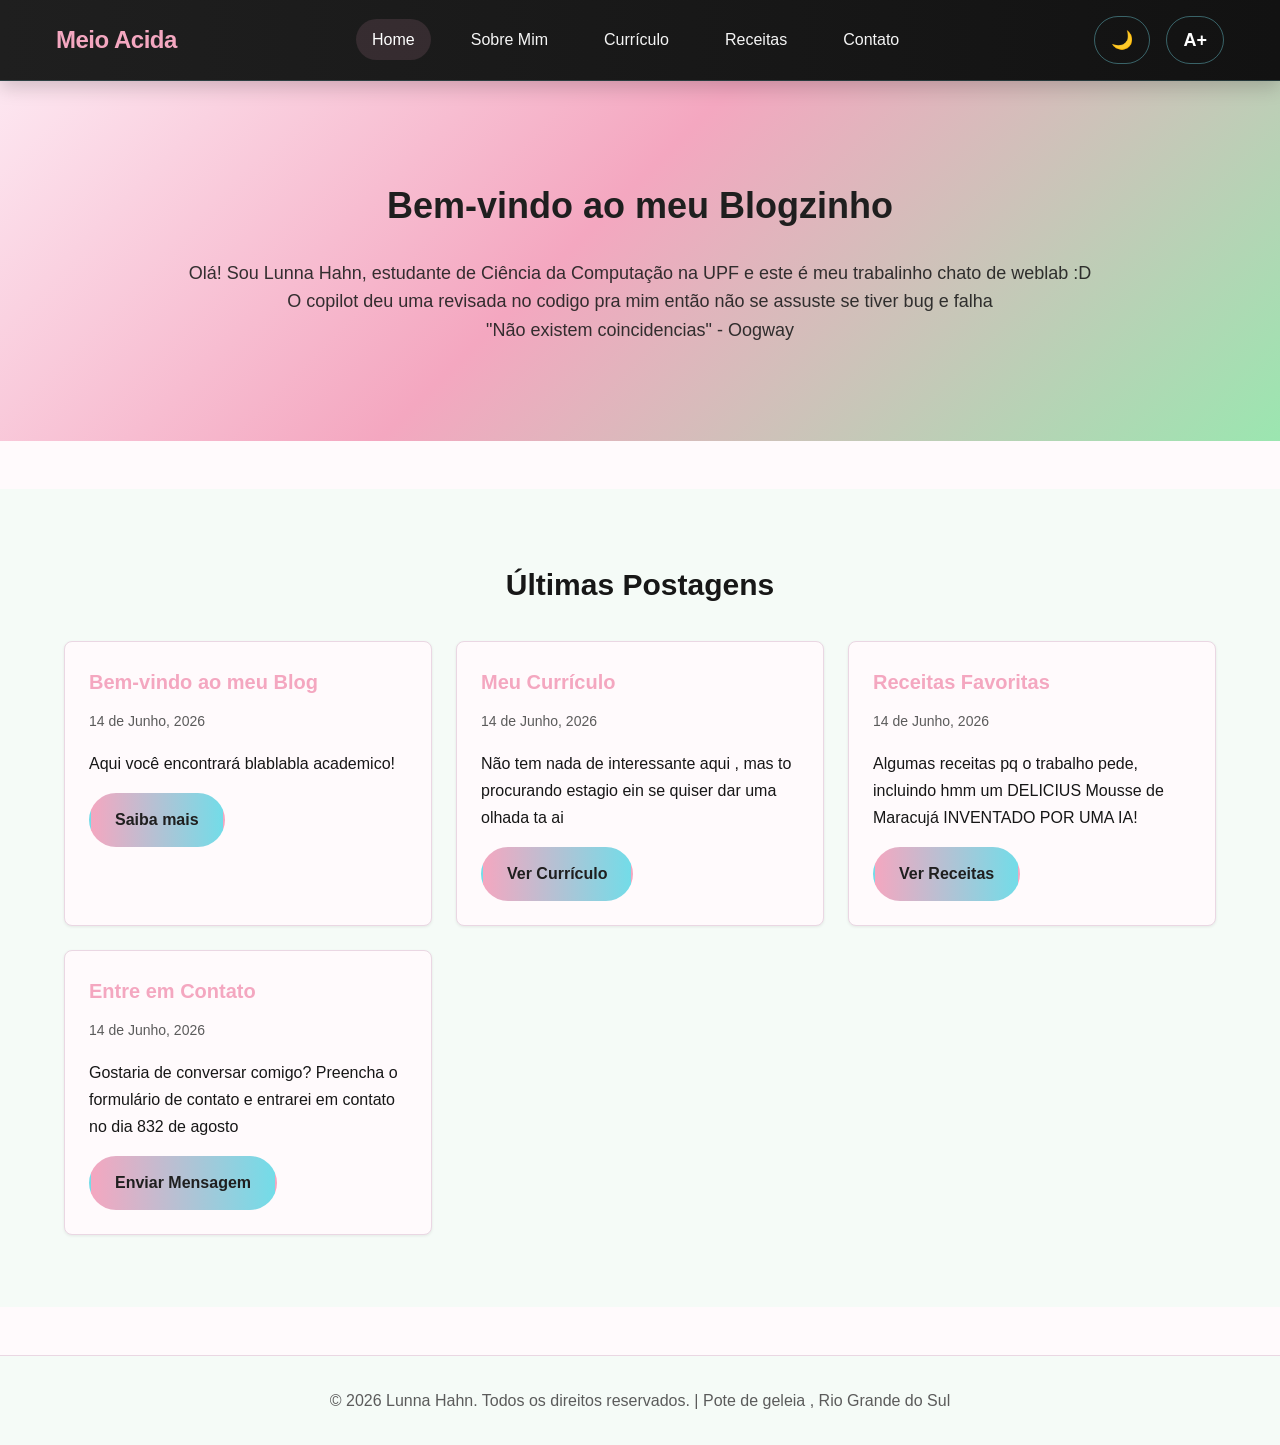
<file: index.html>
<!DOCTYPE html>
<html lang="pt-BR">
<head>
    <meta charset="UTF-8">
    <meta name="viewport" content="width=device-width, initial-scale=1.0">
    <title>Lunna Hahn - Portfólio</title>
    <link rel="stylesheet" href="css/style.css">
</head>
<body>
    <!-- Navigation Menu -->
    <nav class="navbar">
        <div class="nav-container">
            <div class="logo">Meio Acida</div>
            <ul class="nav-menu">
                <li><a href="index.html" class="nav-link active">Home</a></li>
                <li><a href="about.html" class="nav-link">Sobre Mim</a></li>
                <li><a href="curriculum.html" class="nav-link">Currículo</a></li>
                <li><a href="receitas.html" class="nav-link">Receitas</a></li>
                <li><a href="contact.html" class="nav-link">Contato</a></li>
            </ul>
            <div class="nav-actions">
                <button id="darkModeBtn" class="btn-icon" title="Modo Noturno">🌙</button>
                <button id="fontSizeBtn" class="btn-icon" title="Aumentar Fonte">A+</button>
            </div>
        </div>
    </nav>

    <main>
        <!-- Hero Section -->
        <section class="hero">
            <div class="hero-content">
                <h1>Bem-vindo ao meu Blogzinho</h1>
                <p>Olá! Sou Lunna Hahn, estudante de Ciência da Computação na UPF
                    e este é meu trabalinho chato de weblab :D
                    <br>
                    O copilot deu uma revisada no codigo pra mim então não se assuste se tiver bug e falha
                    <br>
                    "Não existem coincidencias" - Oogway
                </p>
            </div>
        </section>

        <!-- Latest Posts Section -->
        <section class="posts">
            <div class="container">
                <h2>Últimas Postagens</h2>
                <div class="posts-grid">
                    <article class="post-card">
                        <h3>Bem-vindo ao meu Blog</h3>
                        <p class="post-date">14 de Junho, 2026</p>
                        <p>Aqui você encontrará blablabla academico!</p>
                        <a href="about.html" class="btn-link">Saiba mais</a>
                    </article>

                    <article class="post-card">
                        <h3>Meu Currículo</h3>
                        <p class="post-date">14 de Junho, 2026</p>
                        <p>Não tem nada de interessante aqui , mas to procurando estagio ein
                            se quiser dar uma olhada ta ai</p>
                        </p>
                        <a href="curriculum.html" class="btn-link">Ver Currículo</a>
                    </article>

                    <article class="post-card">
                        <h3>Receitas Favoritas</h3>
                        <p class="post-date">14 de Junho, 2026</p>
                        <p>Algumas receitas pq o trabalho pede, incluindo hmm um DELICIUS Mousse de Maracujá INVENTADO POR UMA IA!</p>
                        <a href="receitas.html" class="btn-link">Ver Receitas</a>
                    </article>

                    <article class="post-card">
                        <h3>Entre em Contato</h3>
                        <p class="post-date">14 de Junho, 2026</p>
                        <p>Gostaria de conversar comigo? Preencha o formulário de contato e entrarei em contato no dia 832 de agosto</p>
                        <a href="contact.html" class="btn-link">Enviar Mensagem</a>
                    </article>
                </div>
            </div>
        </section>
    </main>

    <footer>
        <p>&copy; 2026 Lunna Hahn. Todos os direitos reservados. | Pote de geleia , Rio Grande do Sul</p>
    </footer>

    <script src="js/scripts.js"></script>
</body>
</html>
</file>
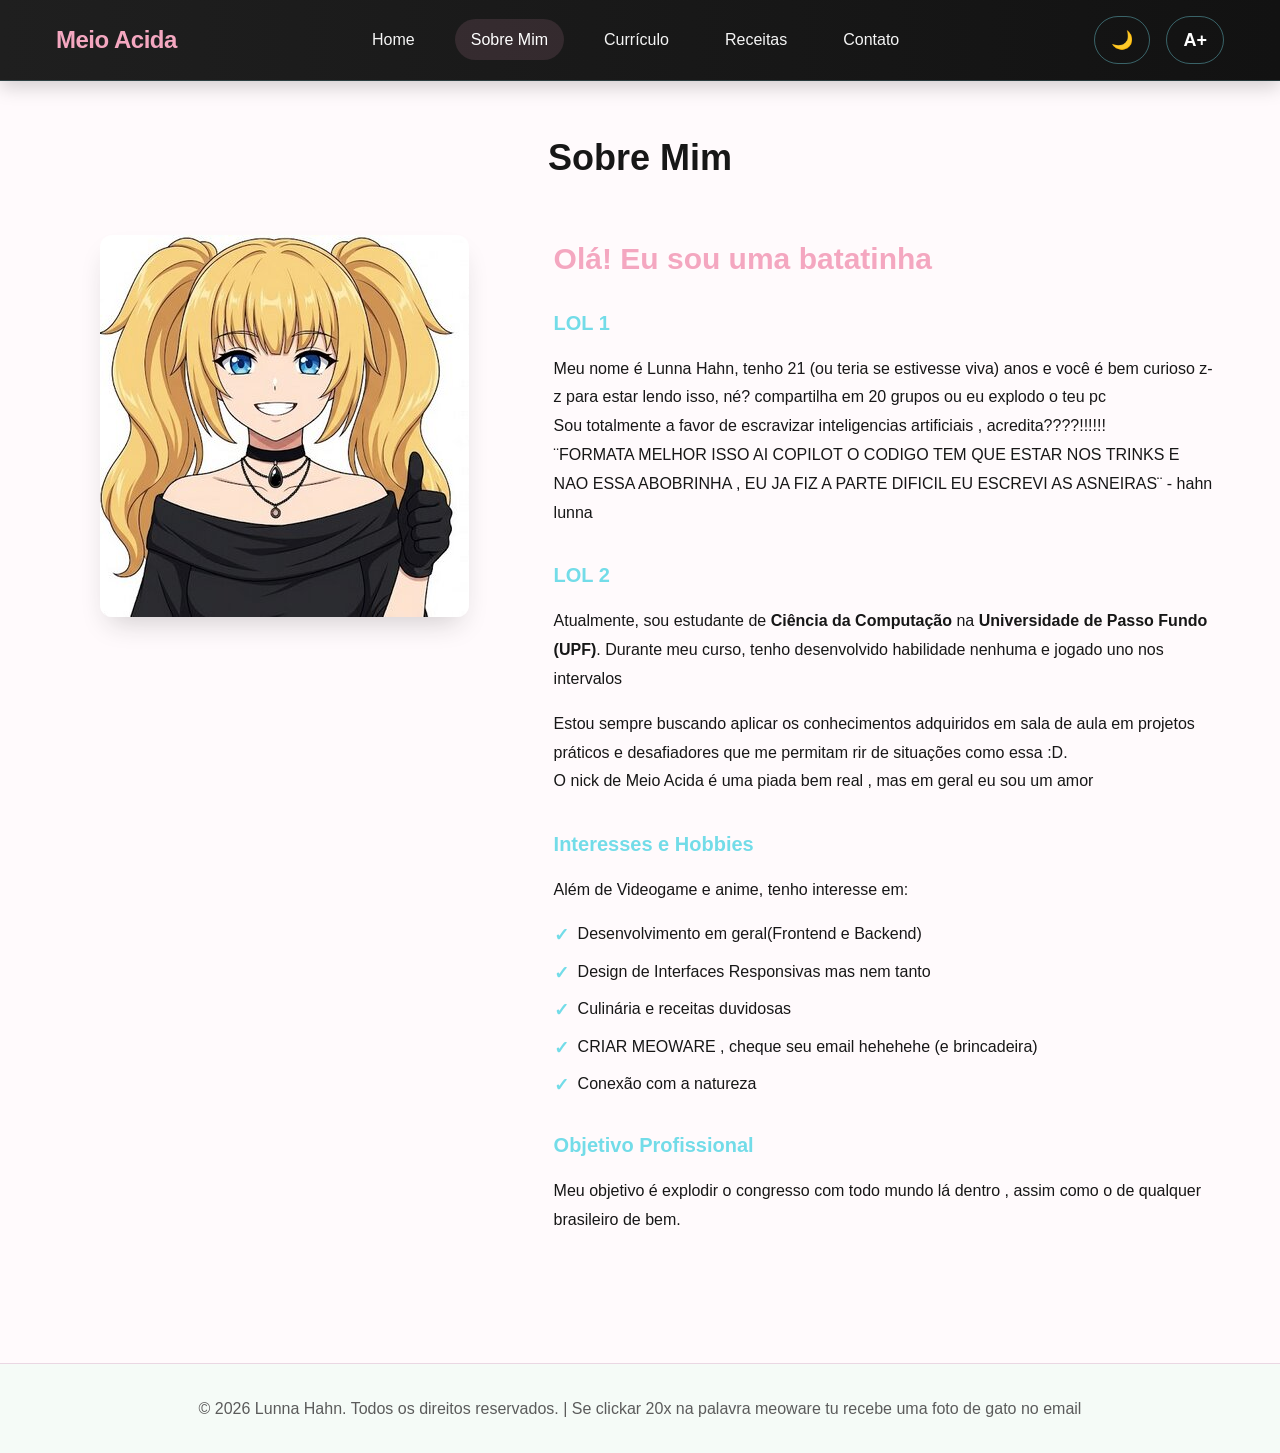
<file: about.html>
<!DOCTYPE html>
<html lang="pt-BR">
<head>
    <meta charset="UTF-8">
    <meta name="viewport" content="width=device-width, initial-scale=1.0">
    <title>Sobre Mim - Lunna Hahn</title>
    <link rel="stylesheet" href="css/style.css">
</head>
<body>
    <!-- Navigation Menu -->
    <nav class="navbar">
        <div class="nav-container">
            <div class="logo">Meio Acida </div>
            <ul class="nav-menu">
                <li><a href="index.html" class="nav-link">Home</a></li>
                <li><a href="about.html" class="nav-link active">Sobre Mim</a></li>
                <li><a href="curriculum.html" class="nav-link">Currículo</a></li>
                <li><a href="receitas.html" class="nav-link">Receitas</a></li>
                <li><a href="contact.html" class="nav-link">Contato</a></li>
            </ul>
            <div class="nav-actions">
                <button id="darkModeBtn" class="btn-icon" title="Modo Noturno">🌙</button>
                <button id="fontSizeBtn" class="btn-icon" title="Aumentar Fonte">A+</button>
            </div>
        </div>
    </nav>

    <main>
        <section class="container about-section">
            <h1>Sobre Mim</h1>
            
            <div class="about-content">
                <div class="about-image">
                    <img src="assets/lunna.jpg" alt="Foto de Lunna Hahn" />
                </div>

                <div class="about-text">
                    <h2>Olá! Eu sou uma batatinha</h2>
                    
                    <article>
                        <h3>LOL 1</h3>
                        <p>
                            Meu nome é Lunna Hahn, tenho 21 (ou teria se estivesse viva) anos e você é bem curioso z-z
                            para estar lendo isso, né? compartilha em 20 grupos ou eu explodo o teu pc
                            
                            <br>
                            Sou totalmente a favor de escravizar inteligencias artificiais , acredita????!!!!!! 
                            <br>
                            ¨FORMATA MELHOR ISSO AI COPILOT O CODIGO TEM QUE ESTAR NOS TRINKS E NAO ESSA ABOBRINHA , EU JA FIZ A PARTE DIFICIL EU ESCREVI AS ASNEIRAS¨ 
                            - hahn lunna
                        </p>
                    </article>

                    <article>
                        <h3>LOL 2</h3>
                        <p>
                            Atualmente, sou estudante de <strong>Ciência da Computação</strong> na 
                            <strong>Universidade de Passo Fundo (UPF)</strong>. Durante meu curso, tenho desenvolvido habilidade nenhuma e
                            jogado uno nos intervalos
                        </p>
                        <p>
                            Estou sempre buscando aplicar os conhecimentos adquiridos em sala de aula em projetos práticos 
                            e desafiadores que me permitam rir de situações como essa :D.
                            <br>
                            O nick de Meio Acida é uma piada bem real , mas em geral eu sou um amor
                        </p>
                    </article>

                    <article>
                        <h3>Interesses e Hobbies</h3>
                        <p>
                            Além de Videogame e anime, tenho interesse em:
                        </p>
                        <ul class="interests-list">
                            <li>Desenvolvimento em geral(Frontend e Backend)</li>
                            <li>Design de Interfaces Responsivas mas nem tanto</li>
                            <li>Culinária e receitas duvidosas</li>
                            <li>CRIAR MEOWARE , cheque seu email hehehehe (e brincadeira) </li>
                            <li>Conexão com a natureza </li>
                        </ul>
                    </article>

                    <article>
                        <h3>Objetivo Profissional</h3>
                        <p>
                            Meu objetivo é explodir o congresso com todo mundo lá dentro , assim como o de qualquer brasileiro de bem.
                        </p>
                    </article>
                </div>
            </div>
        </section>
    </main>

    <footer>
        <p>&copy; 2026 Lunna Hahn. Todos os direitos reservados. | Se clickar 20x na palavra meoware tu recebe uma foto de gato no email</p>
    </footer>

    <script src="js/scripts.js"></script>
</body>
</html>
</file>
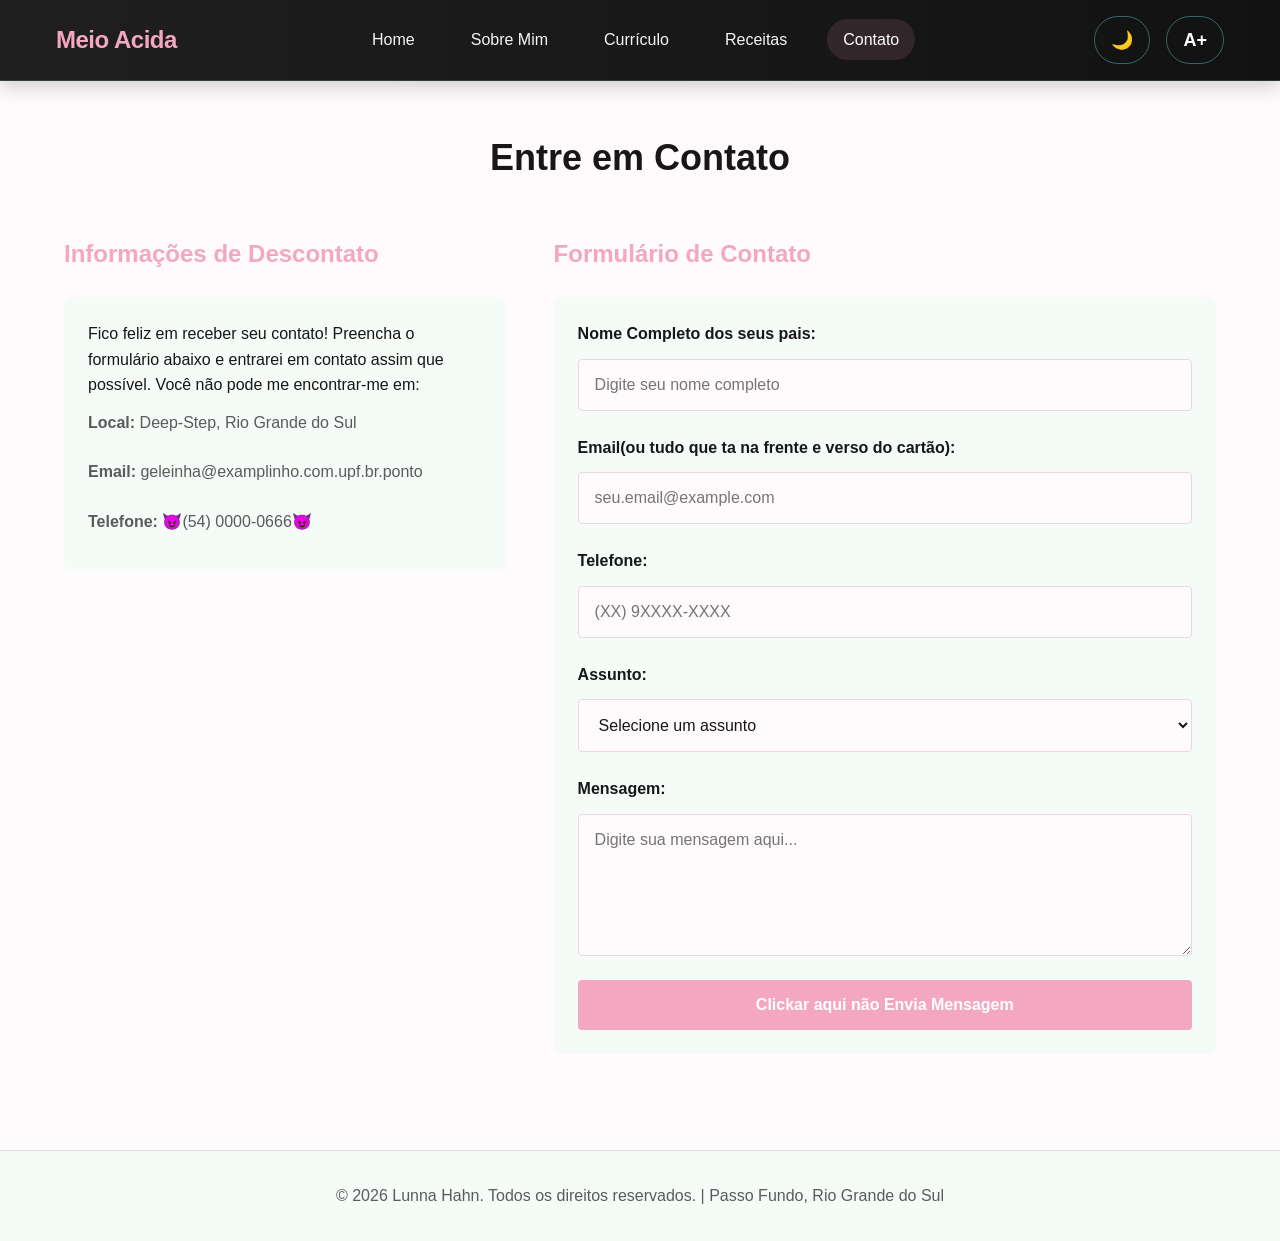
<file: contact.html>
<!DOCTYPE html>
<html lang="pt-BR">
<head>
    <meta charset="UTF-8">
    <meta name="viewport" content="width=device-width, initial-scale=1.0">
    <title>Contato - Lunna Hahn</title>
    <link rel="stylesheet" href="css/style.css">
</head>
<body>
    <!-- Navigation Menu -->
    <nav class="navbar">
        <div class="nav-container">
            <div class="logo">Meio Acida</div>
            <ul class="nav-menu">
                <li><a href="index.html" class="nav-link">Home</a></li>
                <li><a href="about.html" class="nav-link">Sobre Mim</a></li>
                <li><a href="curriculum.html" class="nav-link">Currículo</a></li>
                <li><a href="receitas.html" class="nav-link">Receitas</a></li>
                <li><a href="contact.html" class="nav-link active">Contato</a></li>
            </ul>
            <div class="nav-actions">
                <button id="darkModeBtn" class="btn-icon" title="Modo Noturno">🌙</button>
                <button id="fontSizeBtn" class="btn-icon" title="Aumentar Fonte">A+</button>
            </div>
        </div>
    </nav>

    <main>
        <section class="container contact-section">
            <h1>Entre em Contato</h1>
            
            <div class="contact-content">
                <div class="contact-info">
                    <h2>Informações de Descontato</h2>
                    <article>
                        <p>
                            Fico feliz em receber seu contato! Preencha o formulário abaixo e entrarei em contato 
                            assim que possível. Você não pode me encontrar-me em:
                        </p>
                        <ul class="contact-links">
                            <li><strong>Local:</strong> Deep-Step, Rio Grande do Sul</li>
                            <li><strong>Email:</strong> geleinha@examplinho.com.upf.br.ponto</li>
                            <li><strong>Telefone:</strong> 😈(54) 0000-0666😈</li>
                        </ul>
                    </article>
                </div>

                <div class="contact-form-wrapper">
                    <h2>Formulário de Contato</h2>
                    <form id="contactForm" class="contact-form">
                        <div class="form-group">
                            <label for="fullname">Nome Completo dos seus pais:</label>
                            <input 
                                type="text" 
                                id="fullname" 
                                name="fullname" 
                                placeholder="Digite seu nome completo"
                                required
                            >
                            <span class="error-message" id="fullname-error"></span>
                        </div>

                        <div class="form-group">
                            <label for="email">Email(ou tudo que ta na frente e verso do cartão):</label>
                            <input 
                                type="email" 
                                id="email" 
                                name="email" 
                                placeholder="seu.email@example.com"
                                required
                            >
                            <span class="error-message" id="email-error"></span>
                        </div>

                        <div class="form-group">
                            <label for="phone">Telefone:</label>
                            <input 
                                type="tel" 
                                id="phone" 
                                name="phone" 
                                placeholder="(XX) 9XXXX-XXXX"
                            >
                            <span class="error-message" id="phone-error"></span>
                        </div>

                        <div class="form-group">
                            <label for="subject">Assunto:</label>
                            <select id="subject" name="subject" required>
                                <option value="">Selecione um assunto</option>
                                <option value="duvida">Dúvida</option>
                                <option value="sugestao">Sugestão</option>
                                <option value="proposta">Proposta de Trabalho</option>
                                <option value="outro">Outro</option>
                            </select>
                            <span class="error-message" id="subject-error"></span>
                        </div>

                        <div class="form-group">
                            <label for="message">Mensagem:</label>
                            <textarea 
                                id="message" 
                                name="message" 
                                rows="6" 
                                placeholder="Digite sua mensagem aqui..."
                                required
                            ></textarea>
                            <span class="error-message" id="message-error"></span>
                        </div>

                        <button type="submit" class="btn-submit"> Clickar aqui não Envia Mensagem</button>
                        <div class="form-message" id="formMessage"></div>
                    </form>
                </div>
            </div>
        </section>
    </main>

    <footer>
        <p>&copy; 2026 Lunna Hahn. Todos os direitos reservados. | Passo Fundo, Rio Grande do Sul</p>
    </footer>

    <script src="js/scripts.js"></script>
</body>
</html>
</file>
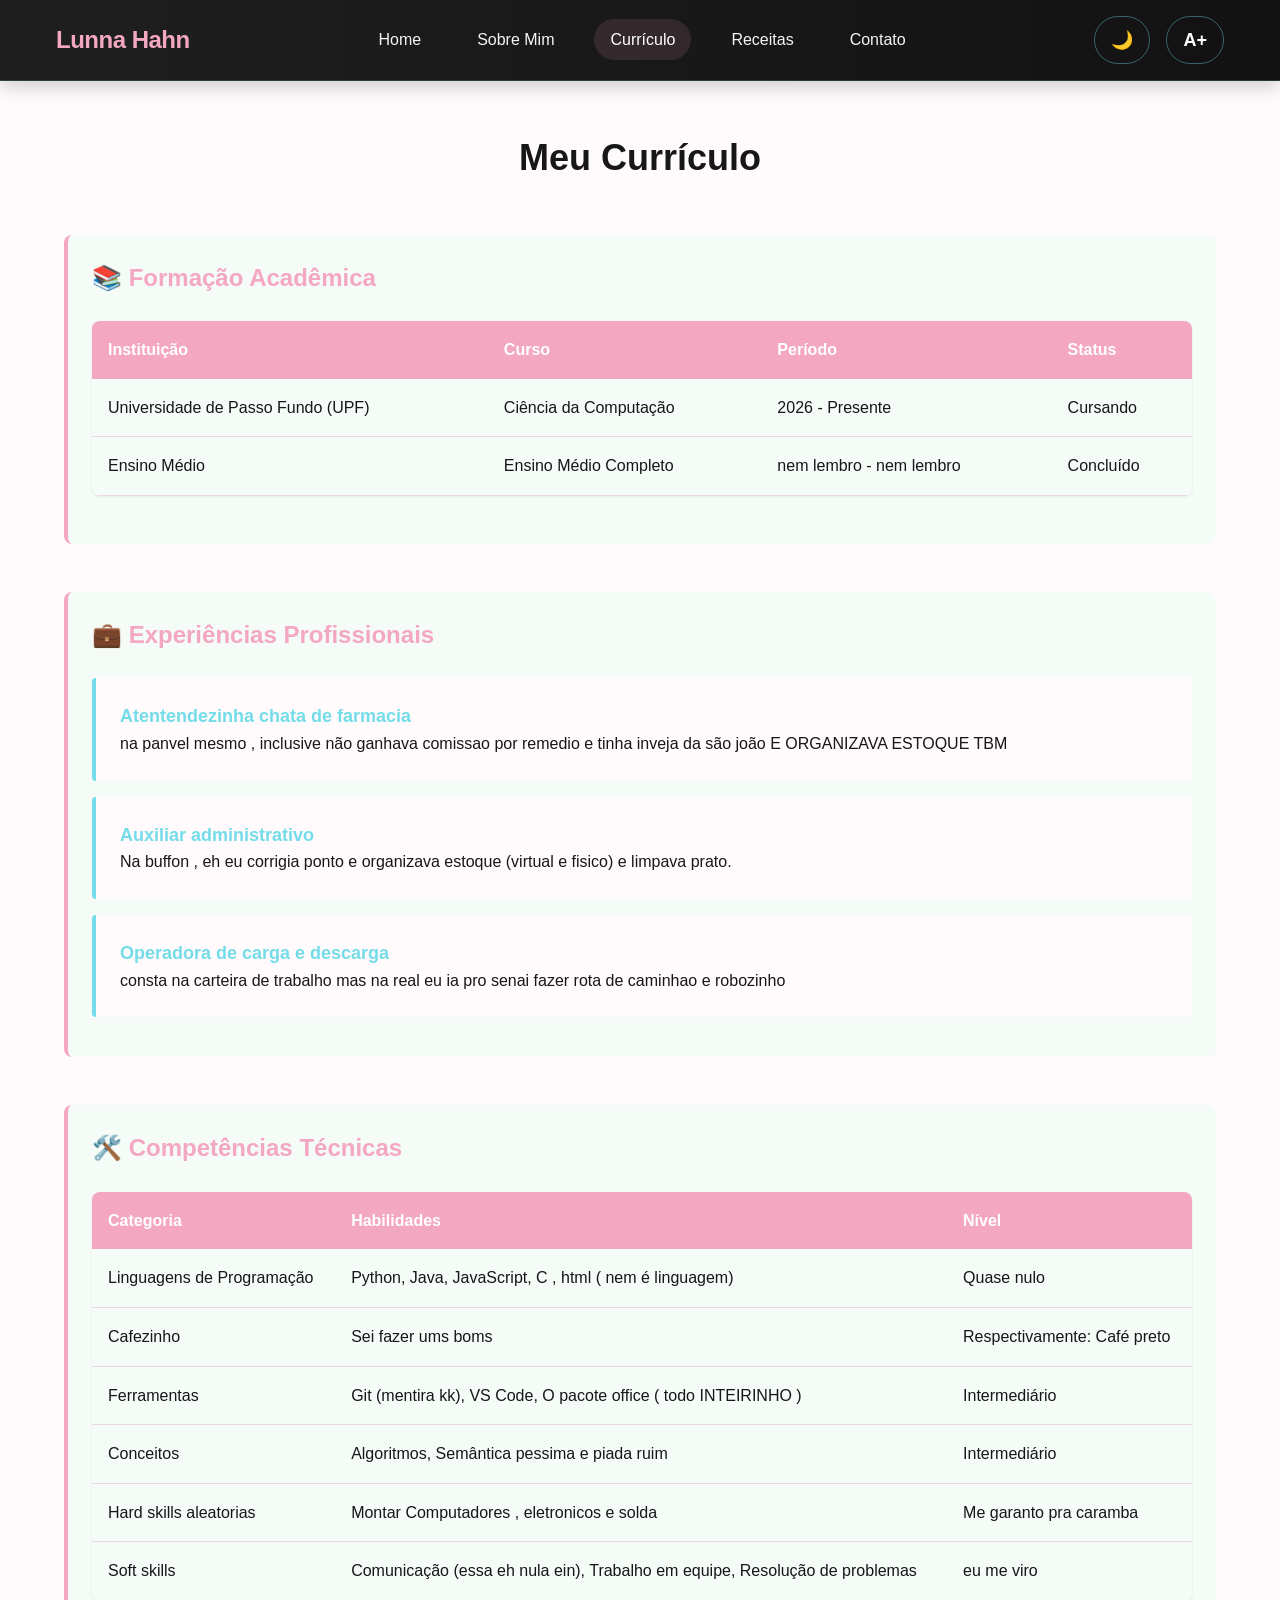
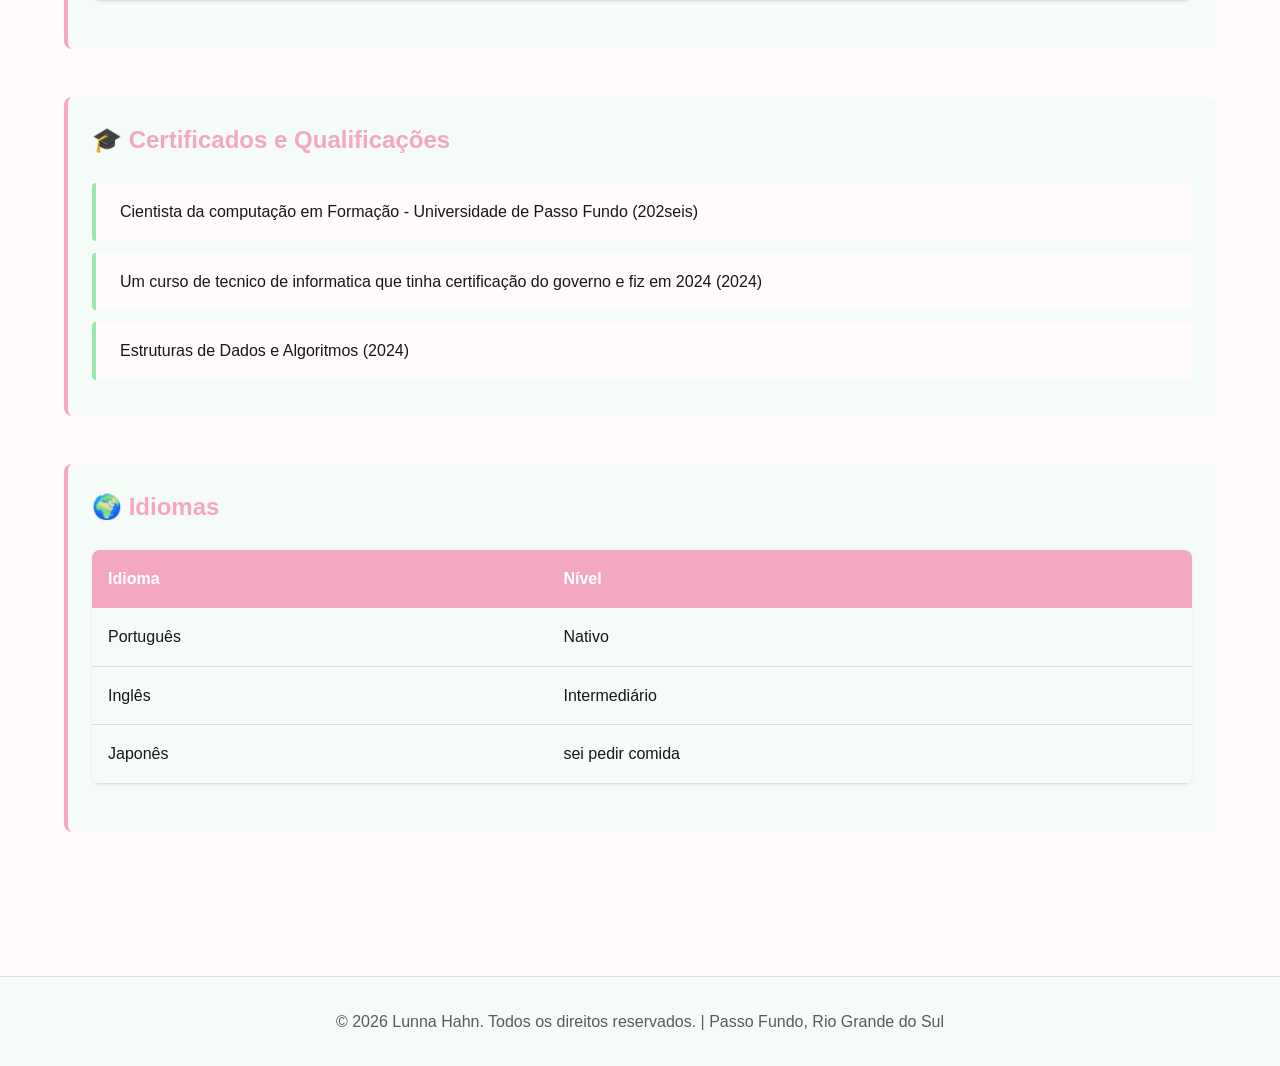
<file: curriculum.html>
<!DOCTYPE html>
<html lang="pt-BR">
<head>
    <meta charset="UTF-8">
    <meta name="viewport" content="width=device-width, initial-scale=1.0">
    <title>Currículo - Lunna Hahn</title>
    <link rel="stylesheet" href="css/style.css">
</head>
<body>
    <!-- Navigation Menu -->
    <nav class="navbar">
        <div class="nav-container">
            <div class="logo">Lunna Hahn</div>
            <ul class="nav-menu">
                <li><a href="index.html" class="nav-link">Home</a></li>
                <li><a href="about.html" class="nav-link">Sobre Mim</a></li>
                <li><a href="curriculum.html" class="nav-link active">Currículo</a></li>
                <li><a href="receitas.html" class="nav-link">Receitas</a></li>
                <li><a href="contact.html" class="nav-link">Contato</a></li>
            </ul>
            <div class="nav-actions">
                <button id="darkModeBtn" class="btn-icon" title="Modo Noturno">🌙</button>
                <button id="fontSizeBtn" class="btn-icon" title="Aumentar Fonte">A+</button>
            </div>
        </div>
    </nav>

    <main>
        <section class="container curriculum-section">
            <h1>Meu Currículo</h1>

            <!-- Formação Acadêmica -->
            <article class="curriculum-article">
                <h2>📚 Formação Acadêmica</h2>
                <table class="curriculum-table">
                    <thead>
                        <tr>
                            <th>Instituição</th>
                            <th>Curso</th>
                            <th>Período</th>
                            <th>Status</th>
                        </tr>
                    </thead>
                    <tbody>
                        <tr>
                            <td>Universidade de Passo Fundo (UPF)</td>
                            <td>Ciência da Computação</td>
                            <td>2026 - Presente</td>
                            <td>Cursando</td>
                        </tr>
                        <tr>
                            <td>Ensino Médio</td>
                            <td>Ensino Médio Completo</td>
                            <td>nem lembro - nem lembro</td>
                            <td>Concluído</td>
                        </tr>
                    </tbody>
                </table>
            </article>

            <!-- Experiências -->
            <article class="curriculum-article">
                <h2>💼 Experiências Profissionais</h2>
                <ul class="experience-list">
                    <li>
                        <strong>Atentendezinha chata de farmacia</strong>
                        <p>na panvel mesmo , inclusive não ganhava comissao por remedio e tinha inveja da são joão E ORGANIZAVA ESTOQUE TBM</p>
                    </li>
                    <li>
                        <strong>Auxiliar administrativo</strong>
                        <p>Na buffon , eh eu corrigia ponto e organizava estoque (virtual e fisico) e limpava prato.</p>
                    </li>
                    <li>
                        <strong>Operadora de carga e descarga</strong>
                        <p>consta na carteira de trabalho mas na real eu ia pro senai fazer rota de caminhao e robozinho</p>
                    </li>
                </ul>
            </article>

            <!-- Competências Técnicas -->
            <article class="curriculum-article">
                <h2>🛠️ Competências Técnicas</h2>
                <table class="skills-table">
                    <thead>
                        <tr>
                            <th>Categoria</th>
                            <th>Habilidades</th>
                            <th>Nível</th>
                        </tr>
                    </thead>
                    <tbody>
                        <tr>
                            <td>Linguagens de Programação</td>
                            <td>Python, Java, JavaScript, C , html ( nem é linguagem)</td>
                            <td>Quase nulo</td>
                        </tr>
                        <tr>
                            <td>Cafezinho</td>
                            <td>Sei fazer ums boms</td>
                            <td> Respectivamente: Café preto</td>
                        </tr>
                        <tr>
                            <td>Ferramentas</td>
                            <td>Git (mentira kk), VS Code, O pacote office ( todo INTEIRINHO )</td>
                            <td>Intermediário</td>
                        </tr>
                        <tr>
                            <td>Conceitos</td>
                            <td>Algoritmos, Semântica pessima e piada ruim</td>
                            <td>Intermediário</td>
                        </tr>
                       <tr>
                            <td>Hard skills aleatorias</td>
                            <td>Montar Computadores , eletronicos e solda</td>
                            <td>Me garanto pra caramba</td>
                        </tr>
                        <tr>    
                            <td>Soft skills</td>
                            <td>Comunicação (essa eh nula ein), Trabalho em equipe, Resolução de problemas</td>
                            <td>eu me viro</td>
                        </tr>
                    </tbody>
                </table>
            </article>

            <!-- Certificados e Qualificações -->
            <article class="curriculum-article">
                <h2>🎓 Certificados e Qualificações</h2>
                <ul class="certifications-list">
                    <li>Cientista da computação em Formação - Universidade de Passo Fundo (202seis)</li>
                    <li>Um curso de tecnico de informatica que tinha certificação do governo e fiz em 2024 (2024)</li>
                    <li>Estruturas de Dados e Algoritmos (2024)</li>
                </ul>
            </article>

            <!-- Idiomas -->
            <article class="curriculum-article">
                <h2>🌍 Idiomas</h2>
                <table class="languages-table">
                    <thead>
                        <tr>
                            <th>Idioma</th>
                            <th>Nível</th>
                        </tr>
                    </thead>
                    <tbody>
                        <tr>
                            <td>Português</td>
                            <td>Nativo</td>
                        </tr>
                        <tr>
                            <td>Inglês</td>
                            <td>Intermediário</td>
                        </tr>
                        <tr>
                            <td>Japonês</td>
                            <td>sei pedir comida</td>
                        </tr>
                    </tbody>
                </table>
            </article>
        </section>
    </main>

    <footer>
        <p>&copy; 2026 Lunna Hahn. Todos os direitos reservados. | Passo Fundo, Rio Grande do Sul</p>
    </footer>

    <script src="js/scripts.js"></script>
</body>
</html>
</file>
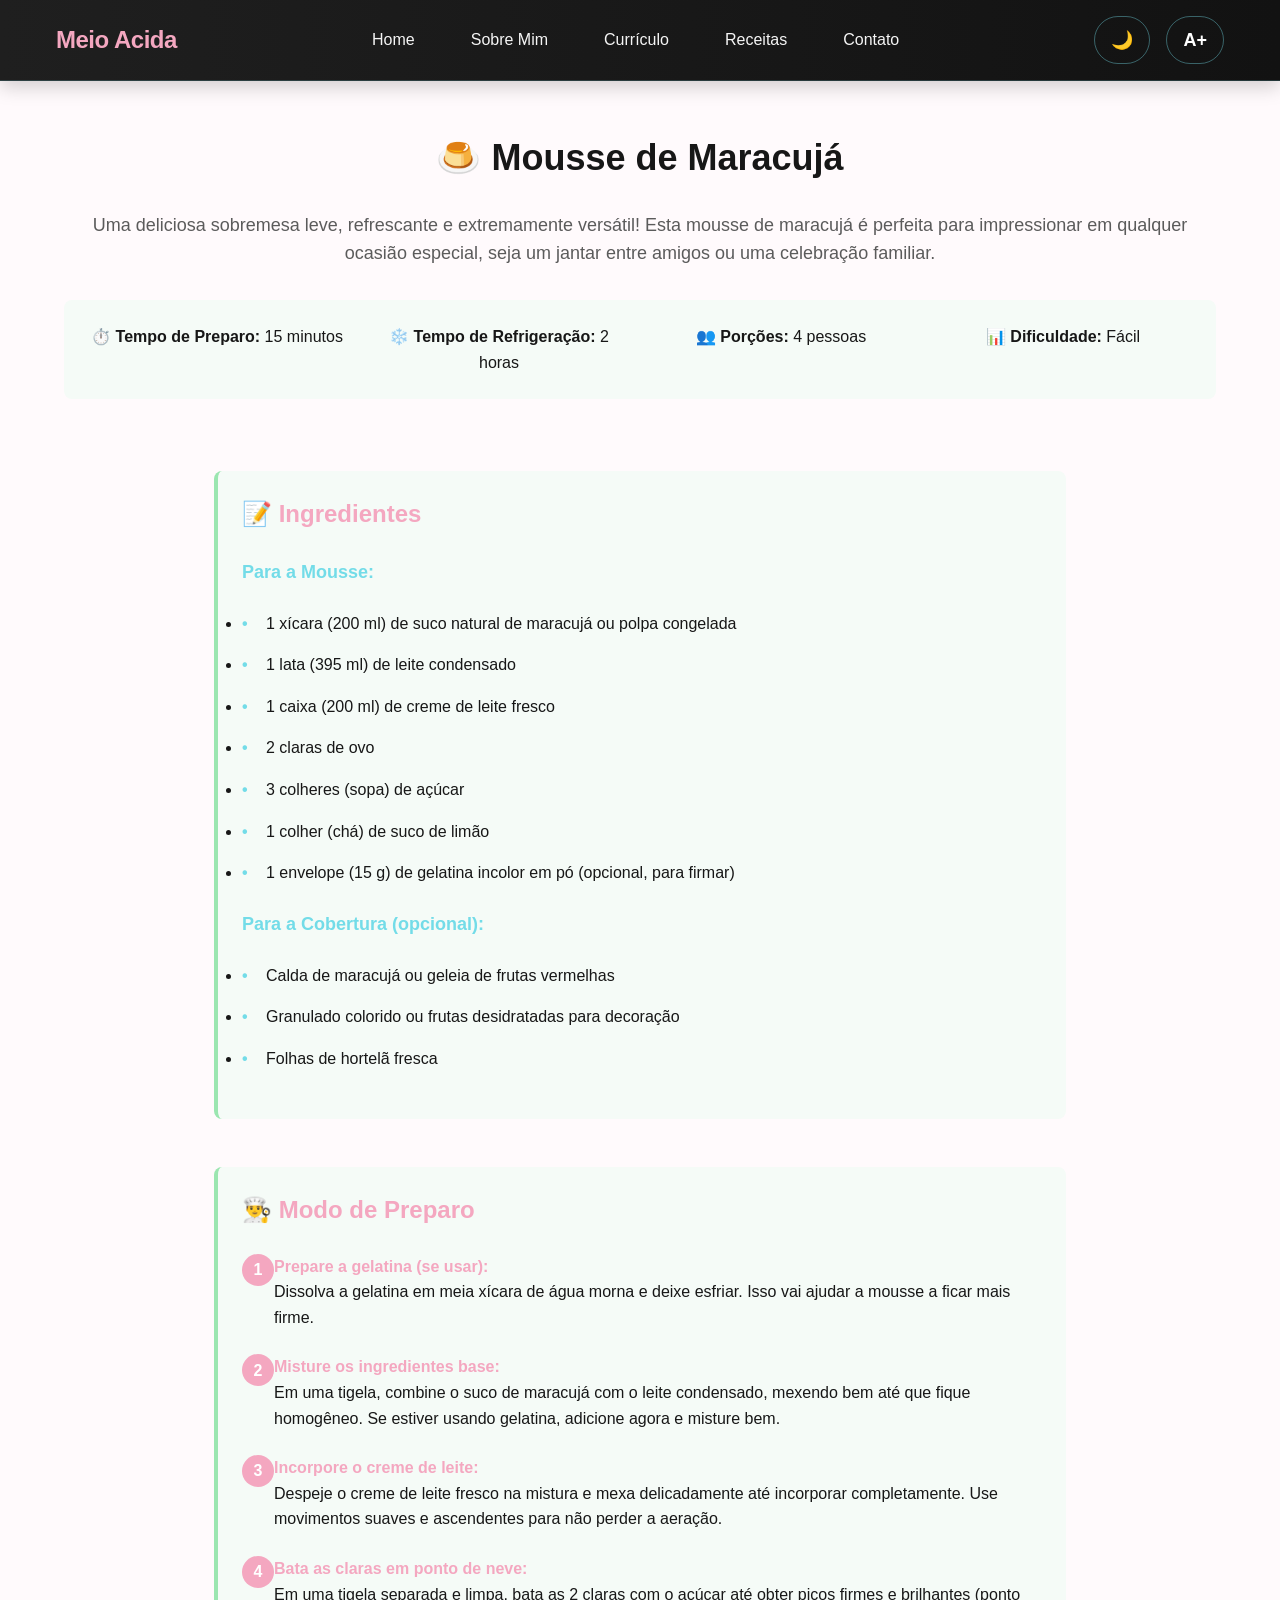
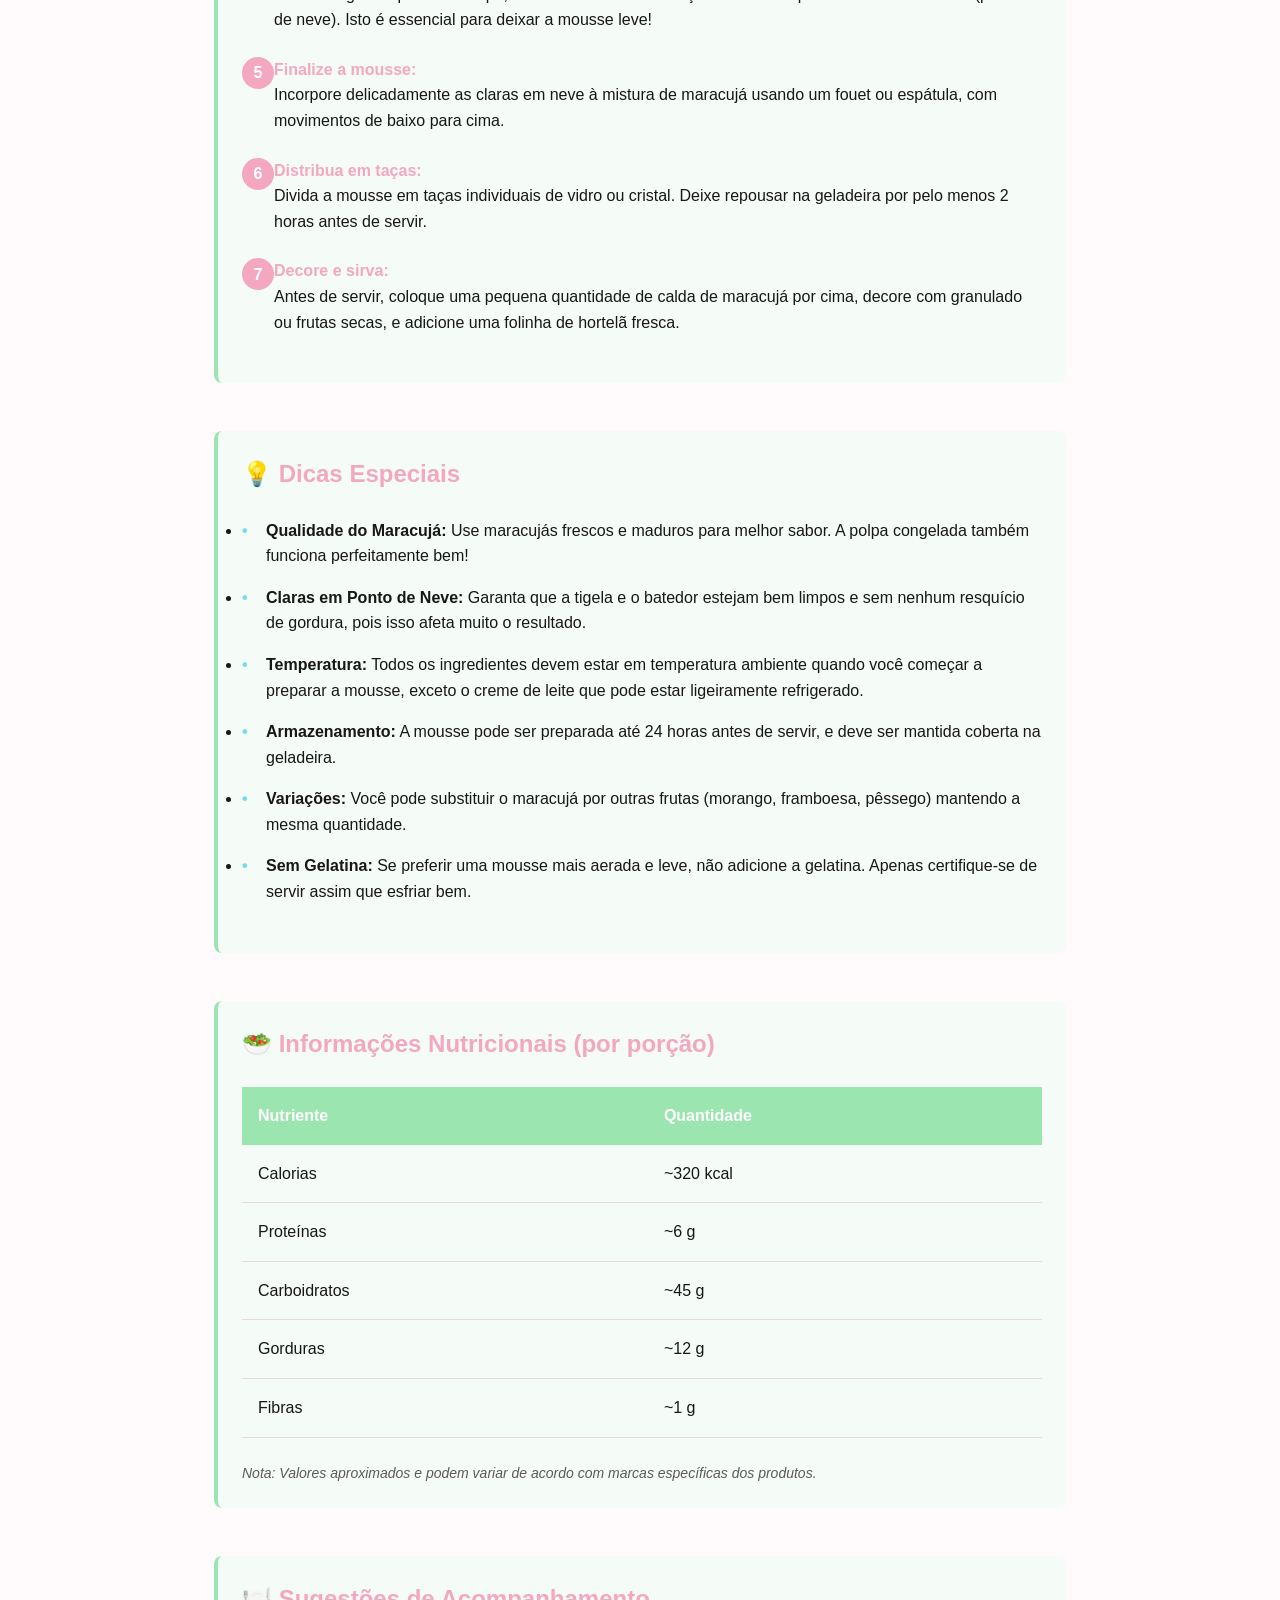
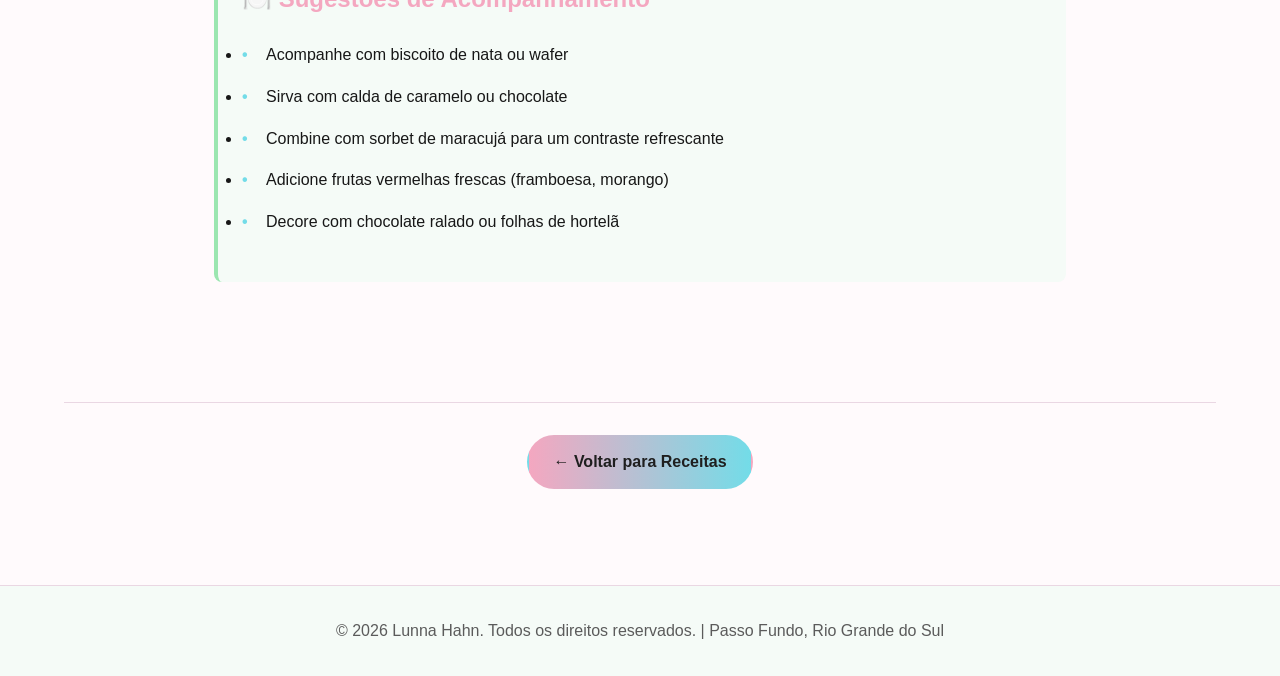
<file: mousse-maracuja.html>
<!DOCTYPE html>
<html lang="pt-BR">
<head>
    <meta charset="UTF-8">
    <meta name="viewport" content="width=device-width, initial-scale=1.0">
    <title>Mousse de Maracujá - Lunna Hahn</title>
    <link rel="stylesheet" href="css/style.css">
</head>
<body>
    <!-- Navigation Menu -->
    <nav class="navbar">
        <div class="nav-container">
            <div class="logo">Meio Acida</div>
            <ul class="nav-menu">
                <li><a href="index.html" class="nav-link">Home</a></li>
                <li><a href="about.html" class="nav-link">Sobre Mim</a></li>
                <li><a href="curriculum.html" class="nav-link">Currículo</a></li>
                <li><a href="receitas.html" class="nav-link active">Receitas</a></li>
                <li><a href="contact.html" class="nav-link">Contato</a></li>
            </ul>
            <div class="nav-actions">
                <button id="darkModeBtn" class="btn-icon" title="Modo Noturno">🌙</button>
                <button id="fontSizeBtn" class="btn-icon" title="Aumentar Fonte">A+</button>
            </div>
        </div>
    </nav>

    <main>
        <section class="container recipe-detail">
            <div class="recipe-header">
                <h1>🍮 Mousse de Maracujá</h1>
                <p class="recipe-intro">
                    Uma deliciosa sobremesa leve, refrescante e extremamente versátil! Esta mousse de maracujá 
                    é perfeita para impressionar em qualquer ocasião especial, seja um jantar entre amigos ou 
                    uma celebração familiar.
                </p>
            </div>

            <div class="recipe-info-bar">
                <div class="info-item">
                    <strong>⏱️ Tempo de Preparo:</strong> 15 minutos
                </div>
                <div class="info-item">
                    <strong>❄️ Tempo de Refrigeração:</strong> 2 horas
                </div>
                <div class="info-item">
                    <strong>👥 Porções:</strong> 4 pessoas
                </div>
                <div class="info-item">
                    <strong>📊 Dificuldade:</strong> Fácil
                </div>
            </div>

            <div class="recipe-content">
                <!-- Ingredientes -->
                <article class="recipe-section">
                    <h2>📝 Ingredientes</h2>
                    
                    <h3>Para a Mousse:</h3>
                    <ul class="ingredients-list">
                        <li>1 xícara (200 ml) de suco natural de maracujá ou polpa congelada</li>
                        <li>1 lata (395 ml) de leite condensado</li>
                        <li>1 caixa (200 ml) de creme de leite fresco</li>
                        <li>2 claras de ovo</li>
                        <li>3 colheres (sopa) de açúcar</li>
                        <li>1 colher (chá) de suco de limão</li>
                        <li>1 envelope (15 g) de gelatina incolor em pó (opcional, para firmar)</li>
                    </ul>

                    <h3>Para a Cobertura (opcional):</h3>
                    <ul class="ingredients-list">
                        <li>Calda de maracujá ou geleia de frutas vermelhas</li>
                        <li>Granulado colorido ou frutas desidratadas para decoração</li>
                        <li>Folhas de hortelã fresca</li>
                    </ul>
                </article>

                <!-- Modo de Preparo -->
                <article class="recipe-section">
                    <h2>👨‍🍳 Modo de Preparo</h2>
                    
                    <ol class="preparation-list">
                        <li>
                            <strong>Prepare a gelatina (se usar):</strong>
                            <p>Dissolva a gelatina em meia xícara de água morna e deixe esfriar. Isso vai ajudar 
                            a mousse a ficar mais firme.</p>
                        </li>

                        <li>
                            <strong>Misture os ingredientes base:</strong>
                            <p>Em uma tigela, combine o suco de maracujá com o leite condensado, mexendo bem 
                            até que fique homogêneo. Se estiver usando gelatina, adicione agora e misture bem.</p>
                        </li>

                        <li>
                            <strong>Incorpore o creme de leite:</strong>
                            <p>Despeje o creme de leite fresco na mistura e mexa delicadamente até incorporar 
                            completamente. Use movimentos suaves e ascendentes para não perder a aeração.</p>
                        </li>

                        <li>
                            <strong>Bata as claras em ponto de neve:</strong>
                            <p>Em uma tigela separada e limpa, bata as 2 claras com o açúcar até obter picos 
                            firmes e brilhantes (ponto de neve). Isto é essencial para deixar a mousse leve!</p>
                        </li>

                        <li>
                            <strong>Finalize a mousse:</strong>
                            <p>Incorpore delicadamente as claras em neve à mistura de maracujá usando um 
                            fouet ou espátula, com movimentos de baixo para cima.</p>
                        </li>

                        <li>
                            <strong>Distribua em taças:</strong>
                            <p>Divida a mousse em taças individuais de vidro ou cristal. Deixe repousar na 
                            geladeira por pelo menos 2 horas antes de servir.</p>
                        </li>

                        <li>
                            <strong>Decore e sirva:</strong>
                            <p>Antes de servir, coloque uma pequena quantidade de calda de maracujá por cima, 
                            decore com granulado ou frutas secas, e adicione uma folinha de hortelã fresca.</p>
                        </li>
                    </ol>
                </article>

                <!-- Dicas -->
                <article class="recipe-section">
                    <h2>💡 Dicas Especiais</h2>
                    <ul class="tips-list">
                        <li>
                            <strong>Qualidade do Maracujá:</strong> Use maracujás frescos e maduros para melhor 
                            sabor. A polpa congelada também funciona perfeitamente bem!
                        </li>
                        <li>
                            <strong>Claras em Ponto de Neve:</strong> Garanta que a tigela e o batedor estejam 
                            bem limpos e sem nenhum resquício de gordura, pois isso afeta muito o resultado.
                        </li>
                        <li>
                            <strong>Temperatura:</strong> Todos os ingredientes devem estar em temperatura 
                            ambiente quando você começar a preparar a mousse, exceto o creme de leite que pode 
                            estar ligeiramente refrigerado.
                        </li>
                        <li>
                            <strong>Armazenamento:</strong> A mousse pode ser preparada até 24 horas antes de 
                            servir, e deve ser mantida coberta na geladeira.
                        </li>
                        <li>
                            <strong>Variações:</strong> Você pode substituir o maracujá por outras frutas 
                            (morango, framboesa, pêssego) mantendo a mesma quantidade.
                        </li>
                        <li>
                            <strong>Sem Gelatina:</strong> Se preferir uma mousse mais aerada e leve, não 
                            adicione a gelatina. Apenas certifique-se de servir assim que esfriar bem.
                        </li>
                    </ul>
                </article>

                <!-- Informações Nutricionais -->
                <article class="recipe-section">
                    <h2>🥗 Informações Nutricionais (por porção)</h2>
                    <table class="nutrition-table">
                        <thead>
                            <tr>
                                <th>Nutriente</th>
                                <th>Quantidade</th>
                            </tr>
                        </thead>
                        <tbody>
                            <tr>
                                <td>Calorias</td>
                                <td>~320 kcal</td>
                            </tr>
                            <tr>
                                <td>Proteínas</td>
                                <td>~6 g</td>
                            </tr>
                            <tr>
                                <td>Carboidratos</td>
                                <td>~45 g</td>
                            </tr>
                            <tr>
                                <td>Gorduras</td>
                                <td>~12 g</td>
                            </tr>
                            <tr>
                                <td>Fibras</td>
                                <td>~1 g</td>
                            </tr>
                        </tbody>
                    </table>
                    <p class="nutrition-note">
                        <em>Nota: Valores aproximados e podem variar de acordo com marcas específicas dos produtos.</em>
                    </p>
                </article>

                <!-- Sugestões de Acompanhamento -->
                <article class="recipe-section">
                    <h2>🍽️ Sugestões de Acompanhamento</h2>
                    <ul class="pairing-list">
                        <li>Acompanhe com biscoito de nata ou wafer</li>
                        <li>Sirva com calda de caramelo ou chocolate</li>
                        <li>Combine com sorbet de maracujá para um contraste refrescante</li>
                        <li>Adicione frutas vermelhas frescas (framboesa, morango)</li>
                        <li>Decore com chocolate ralado ou folhas de hortelã</li>
                    </ul>
                </article>
            </div>

            <div class="recipe-footer">
                <a href="receitas.html" class="btn-link">← Voltar para Receitas</a>
            </div>
        </section>
    </main>

    <footer>
        <p>&copy; 2026 Lunna Hahn. Todos os direitos reservados. | Passo Fundo, Rio Grande do Sul</p>
    </footer>

    <script src="js/scripts.js"></script>
</body>
</html>
</file>
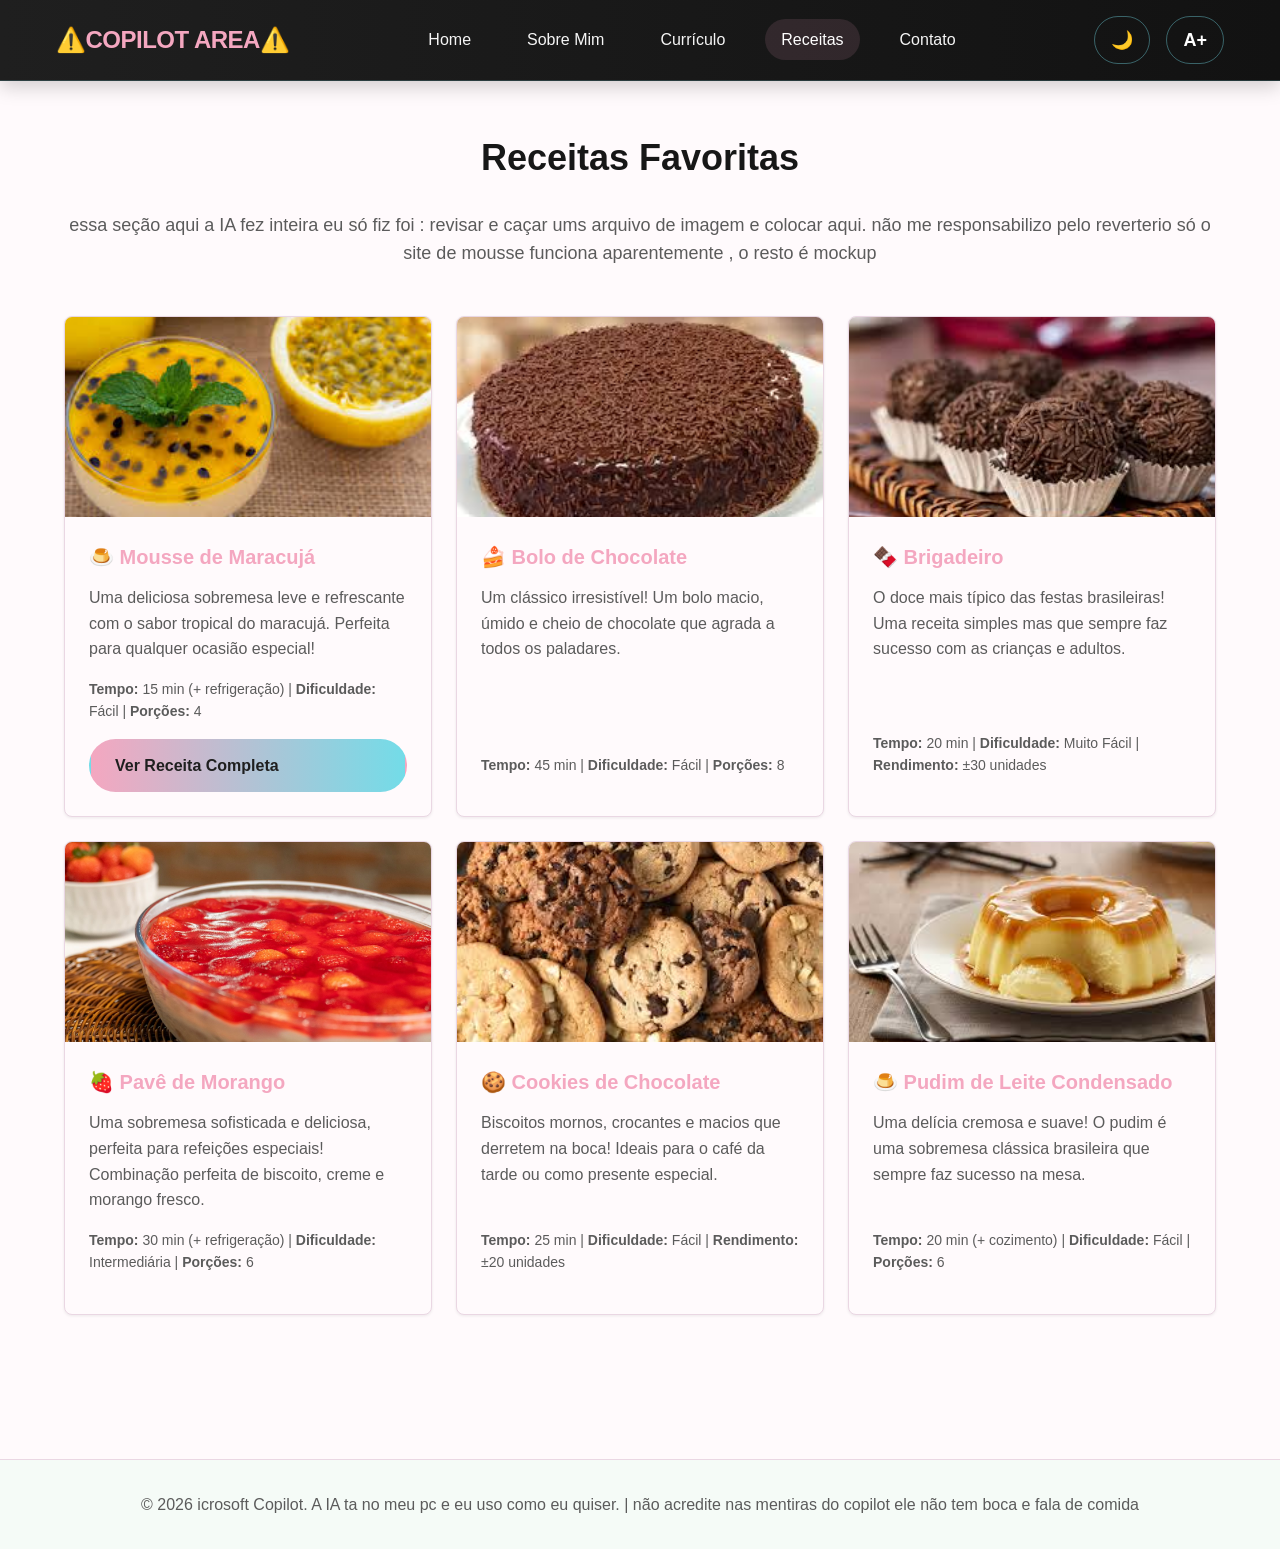
<file: receitas.html>
<!DOCTYPE html>
<html lang="pt-BR">
<head>
    <meta charset="UTF-8">
    <meta name="viewport" content="width=device-width, initial-scale=1.0">
    <title>Receitas Favoritas - Lunna Hahn</title>
    <link rel="stylesheet" href="css/style.css">
</head>
<body>
    <!-- Navigation Menu -->
    <nav class="navbar">
        <div class="nav-container">
            <div class="logo">⚠️COPILOT AREA⚠️</div>
            <ul class="nav-menu">
                <li><a href="index.html" class="nav-link">Home</a></li>
                <li><a href="about.html" class="nav-link">Sobre Mim</a></li>
                <li><a href="curriculum.html" class="nav-link">Currículo</a></li>
                <li><a href="receitas.html" class="nav-link active">Receitas</a></li>
                <li><a href="contact.html" class="nav-link">Contato</a></li>
            </ul>
            <div class="nav-actions">
                <button id="darkModeBtn" class="btn-icon" title="Modo Noturno">🌙</button>
                <button id="fontSizeBtn" class="btn-icon" title="Aumentar Fonte">A+</button>
            </div>
        </div>
    </nav>

    <main>
        <section class="container recipes-section">
            <h1>Receitas Favoritas</h1>
            
            <article class="recipes-intro">
                <p>
                    essa seção aqui a IA fez inteira eu só fiz foi : revisar e caçar ums arquivo de imagem e colocar aqui. não me responsabilizo pelo reverterio só o site de mousse funciona aparentemente , o resto é mockup
                </p>
            </article>

            <div class="recipes-grid">
                <!-- Mousse de Maracujá -->
                <div class="recipe-card">
                    <div class="recipe-image">
                        <img src="assets/mousse-maracuja.jpg" alt="Mousse de Maracujá" />
                    </div>
                    <div class="recipe-content">
                        <h3>🍮 Mousse de Maracujá</h3>
                        <p class="recipe-description">
                            Uma deliciosa sobremesa leve e refrescante com o sabor tropical do maracujá. 
                            Perfeita para qualquer ocasião especial!
                        </p>
                        <p class="recipe-meta">
                            <strong>Tempo:</strong> 15 min (+ refrigeração) | 
                            <strong>Dificuldade:</strong> Fácil | 
                            <strong>Porções:</strong> 4
                        </p>
                        <a href="mousse-maracuja.html" class="btn-link">Ver Receita Completa</a>
                    </div>
                </div>

                <!-- Bolo de Chocolate -->
                <div class="recipe-card">
                    <div class="recipe-image">
                        <img src="assets/bolo-chocolate.jpg" alt="Bolo de Chocolate" />
                    </div>
                    <div class="recipe-content">
                        <h3>🍰 Bolo de Chocolate</h3>
                        <p class="recipe-description">
                            Um clássico irresistível! Um bolo macio, úmido e cheio de chocolate que agrada 
                            a todos os paladares.
                        </p>
                        <p class="recipe-meta">
                            <strong>Tempo:</strong> 45 min | 
                            <strong>Dificuldade:</strong> Fácil | 
                            <strong>Porções:</strong> 8
                        </p>
                    </div>
                </div>

                <!-- Brigadeiro -->
                <div class="recipe-card">
                    <div class="recipe-image">
                        <img src="assets/brigadeiro.jpg" alt="Brigadeiro" />
                    </div>
                    <div class="recipe-content">
                        <h3>🍫 Brigadeiro</h3>
                        <p class="recipe-description">
                            O doce mais típico das festas brasileiras! Uma receita simples mas que sempre 
                            faz sucesso com as crianças e adultos.
                        </p>
                        <p class="recipe-meta">
                            <strong>Tempo:</strong> 20 min | 
                            <strong>Dificuldade:</strong> Muito Fácil | 
                            <strong>Rendimento:</strong> ±30 unidades
                        </p>
                    </div>
                </div>

                <!-- Pavê de Morango -->
                <div class="recipe-card">
                    <div class="recipe-image">
                        <img src="assets/pave-morango.jpg" alt="Pavê de Morango" />
                    </div>
                    <div class="recipe-content">
                        <h3>🍓 Pavê de Morango</h3>
                        <p class="recipe-description">
                            Uma sobremesa sofisticada e deliciosa, perfeita para refeições especiais! 
                            Combinação perfeita de biscoito, creme e morango fresco.
                        </p>
                        <p class="recipe-meta">
                            <strong>Tempo:</strong> 30 min (+ refrigeração) | 
                            <strong>Dificuldade:</strong> Intermediária | 
                            <strong>Porções:</strong> 6
                        </p>
                    </div>
                </div>

                <!-- Cookies -->
                <div class="recipe-card">
                    <div class="recipe-image">
                        <img src="assets/cookies.jpg" alt="Cookies de Chocolate" />
                    </div>
                    <div class="recipe-content">
                        <h3>🍪 Cookies de Chocolate</h3>
                        <p class="recipe-description">
                            Biscoitos mornos, crocantes e macios que derretem na boca! Ideais para o café 
                            da tarde ou como presente especial.
                        </p>
                        <p class="recipe-meta">
                            <strong>Tempo:</strong> 25 min | 
                            <strong>Dificuldade:</strong> Fácil | 
                            <strong>Rendimento:</strong> ±20 unidades
                        </p>
                    </div>
                </div>

                <!-- Pudim de Leite Condensado -->
                <div class="recipe-card">
                    <div class="recipe-image">
                        <img src="assets/pudim.jpg" alt="Pudim de Leite Condensado" />
                    </div>
                    <div class="recipe-content">
                        <h3>🍮 Pudim de Leite Condensado</h3>
                        <p class="recipe-description">
                            Uma delícia cremosa e suave! O pudim é uma sobremesa clássica brasileira 
                            que sempre faz sucesso na mesa.
                        </p>
                        <p class="recipe-meta">
                            <strong>Tempo:</strong> 20 min (+ cozimento) | 
                            <strong>Dificuldade:</strong> Fácil | 
                            <strong>Porções:</strong> 6
                        </p>
                    </div>
                </div>
            </div>
        </section>
    </main>

    <footer>
        <p>&copy; 2026 icrosoft Copilot. A IA ta no meu pc e eu uso como eu quiser. | não acredite nas mentiras do copilot ele não tem boca e fala de comida</p>
    </footer>

    <script src="js/scripts.js"></script>
</body>
</html>
</file>
<file: css/style.css>
/* ============================================
   Fiz um bgl e a IA formatou dps pedi pra ela mudar as cores
   era pra tirar das cores ruims e botar os rosa e azul que eu pedi
    mas agora só quem sabe o que tem no codigo é ela e deus , felizmente 
    o  design foi mantido e nada mais foi alterado ...... graças a deus
    por que eu não aguento mais ver codigo por mim era tudo telinhas 
    coloridas e juntar bloquinho com linhazinha 
    saudades do lego , grande lego.......... 
    engenharia e programação eram divertidas com lego e agora é isso :p 
   ============================================ */

:root {
    /* Cores Primárias */
    --color-primary: #f4a7c0;
    --color-primary-dark: #1f1f1f;
    --color-primary-light: #fde7f1;
    
    /* Cores Secundárias */
    --color-secondary: #73dce8;
    --color-accent: #9be6b0;
    
    /* Cores de Fundo e Texto - Tema Claro */
    --bg-body: #fffafc;
    --bg-secondary: #f5fbf7;
    --text-primary: #171717;
    --text-secondary: #5b5b5b;
    --border-color: #ead7e3;
    
    /* Cores Dark Mode */
    --bg-body-dark: #111111;
    --bg-secondary-dark: #171717;
    --text-primary-dark: #f7f7f7;
    --text-secondary-dark: #cfcfcf;
    --border-color-dark: #2f2f2f;
    
    /* Tipografia */
    --font-family: 'Segoe UI', Tahoma, Geneva, Verdana, sans-serif;
    --font-size-base: 1rem;
    --font-size-lg: 1.125rem;
    --font-size-xl: 1.25rem;
    --font-size-2xl: 1.5rem;
    --font-size-3xl: 1.875rem;
    --font-size-4xl: 2.25rem;
    
    /* Espaçamento */
    --spacing-xs: 0.5rem;
    --spacing-sm: 0.75rem;
    --spacing-md: 1rem;
    --spacing-lg: 1.5rem;
    --spacing-xl: 2rem;
    --spacing-2xl: 3rem;
    
    /* Sombras */
    --shadow-sm: 0 1px 3px 0 rgba(31, 31, 31, 0.08);
    --shadow-md: 0 8px 18px -6px rgba(31, 31, 31, 0.18);
    --shadow-lg: 0 14px 28px -10px rgba(31, 31, 31, 0.22);
    
    /* Transições */
    --transition: all 0.3s ease;
    
    /* Tamanho de fonte base para acessibilidade */
    --font-size-scale: 1;
}

/* ============================================
   TEMA ESCURO (DARK MODE)
   ============================================ */

body.dark-mode {
    --bg-body: var(--bg-body-dark);
    --bg-secondary: var(--bg-secondary-dark);
    --text-primary: var(--text-primary-dark);
    --text-secondary: var(--text-secondary-dark);
    --border-color: var(--border-color-dark);
}

/* ============================================
   RESET E ESTILOS BASE
   ============================================ */

* {
    margin: 0;
    padding: 0;
    box-sizing: border-box;
}

html {
    scroll-behavior: smooth;
}

body {
    font-family: var(--font-family);
    background-color: var(--bg-body);
    color: var(--text-primary);
    line-height: 1.6;
    transition: var(--transition);
    font-size: calc(var(--font-size-base) * var(--font-size-scale));
}

/* ============================================
   BARRA DE NAVEGAÇÃO
   ============================================ */

.navbar {
    background: linear-gradient(90deg, var(--color-primary-dark) 0%, #121212 100%);
    color: white;
    padding: var(--spacing-md) 0;
    box-shadow: 0 6px 18px rgba(0, 0, 0, 0.18);
    position: sticky;
    top: 0;
    z-index: 100;
    border-bottom: 1px solid rgba(115, 220, 232, 0.18);
}

.nav-container {
    max-width: 1200px;
    margin: 0 auto;
    padding: 0 var(--spacing-md);
    display: flex;
    justify-content: space-between;
    align-items: center;
    gap: var(--spacing-xl);
}

.logo {
    font-size: var(--font-size-2xl);
    font-weight: 700;
    color: var(--color-primary);
    letter-spacing: -0.5px;
}

.nav-menu {
    display: flex;
    list-style: none;
    gap: var(--spacing-lg);
    flex: 1;
    justify-content: center;
}

.nav-link {
    color: #f5f5f5;
    text-decoration: none;
    font-weight: 500;
    padding: var(--spacing-sm) var(--spacing-md);
    border-radius: 999px;
    transition: var(--transition);
    position: relative;
}

.nav-link:hover,
.nav-link.active {
    background-color: rgba(244, 167, 192, 0.12);
    color: white;
}

.nav-actions {
    display: flex;
    gap: var(--spacing-md);
}

.btn-icon {
    background: transparent;
    border: 1px solid rgba(115, 220, 232, 0.4);
    color: white;
    padding: var(--spacing-sm) var(--spacing-md);
    font-size: var(--font-size-lg);
    border-radius: 999px;
    cursor: pointer;
    transition: var(--transition);
    font-weight: 600;
}

.btn-icon:hover {
    background: rgba(244, 167, 192, 0.12);
    border-color: rgba(244, 167, 192, 0.5);
    transform: translateY(-1px);
}

/* ============================================
   CONTAINER E LAYOUT
   ============================================ */

.container {
    max-width: 1200px;
    margin: 0 auto;
    padding: var(--spacing-lg);
}

main {
    min-height: calc(100vh - 200px);
}

/* ============================================
   SEÇÃO HERO
   ============================================ */

.hero {
    background: linear-gradient(135deg, var(--color-primary-light) 0%, var(--color-primary) 45%, var(--color-accent) 100%);
    color: var(--color-primary-dark);
    padding: calc(var(--spacing-2xl) * 2) var(--spacing-lg);
    text-align: center;
    margin-bottom: var(--spacing-2xl);
}

.hero-content h1 {
    font-size: var(--font-size-4xl);
    margin-bottom: var(--spacing-lg);
    font-weight: 700;
}

.hero-content p {
    font-size: var(--font-size-lg);
    opacity: 0.9;
}

/* ============================================
   SEÇÃO DE POSTAGENS (GRID)
   ============================================ */

.posts {
    background-color: var(--bg-secondary);
    padding: var(--spacing-2xl) var(--spacing-lg);
    margin-bottom: var(--spacing-2xl);
}

.posts h2 {
    font-size: var(--font-size-3xl);
    margin-bottom: var(--spacing-xl);
    text-align: center;
}

.posts-grid {
    display: grid;
    grid-template-columns: repeat(auto-fit, minmax(280px, 1fr));
    gap: var(--spacing-lg);
}

.post-card {
    background: var(--bg-body);
    border: 1px solid var(--border-color);
    border-radius: 8px;
    padding: var(--spacing-lg);
    box-shadow: var(--shadow-sm);
    transition: var(--transition);
}

.post-card:hover {
    box-shadow: var(--shadow-lg);
    transform: translateY(-4px);
    border-color: var(--color-secondary);
}

.post-card h3 {
    font-size: var(--font-size-xl);
    margin-bottom: var(--spacing-sm);
    color: var(--color-primary);
}

.post-date {
    color: var(--text-secondary);
    font-size: 0.875rem;
    margin-bottom: var(--spacing-md);
}

.post-card p {
    margin-bottom: var(--spacing-md);
    line-height: 1.7;
}

/* ============================================
   BOTÕES
   ============================================ */

.btn-link {
    display: inline-block;
    background: linear-gradient(90deg, var(--color-primary) 0%, var(--color-secondary) 100%);
    color: var(--color-primary-dark);
    padding: var(--spacing-sm) var(--spacing-lg);
    text-decoration: none;
    border-radius: 999px;
    transition: var(--transition);
    font-weight: 600;
    border: 2px solid transparent;
}

.btn-link:hover {
    background: linear-gradient(90deg, var(--color-secondary) 0%, var(--color-accent) 100%);
    border-color: var(--color-primary-dark);
    transform: translateY(-1px);
}

.btn-submit {
    background-color: var(--color-primary);
    color: white;
    border: none;
    padding: var(--spacing-md) var(--spacing-xl);
    font-size: var(--font-size-base);
    border-radius: 4px;
    cursor: pointer;
    font-weight: 600;
    transition: var(--transition);
    width: 100%;
}

.btn-submit:hover {
    background-color: var(--color-primary-dark);
    transform: translateY(-2px);
    box-shadow: var(--shadow-md);
}

/* ============================================
   SEÇÃO SOBRE MIM
   ============================================ */

.about-section {
    padding: var(--spacing-2xl) var(--spacing-lg);
}

.about-section h1 {
    font-size: var(--font-size-4xl);
    margin-bottom: var(--spacing-2xl);
    text-align: center;
}

.about-content {
    display: grid;
    grid-template-columns: 1fr 1.5fr;
    gap: var(--spacing-2xl);
    align-items: start;
}

.about-image {
    text-align: center;
}

.about-image img {
    max-width: 100%;
    height: auto;
    border-radius: 12px;
    box-shadow: var(--shadow-lg);
    object-fit: cover;
}

.about-text h2 {
    font-size: var(--font-size-3xl);
    margin-bottom: var(--spacing-lg);
    color: var(--color-primary);
}

.about-text article {
    margin-bottom: var(--spacing-xl);
}

.about-text article h3 {
    font-size: var(--font-size-xl);
    color: var(--color-secondary);
    margin-bottom: var(--spacing-md);
}

.about-text p {
    margin-bottom: var(--spacing-md);
    line-height: 1.8;
}

.interests-list {
    list-style: none;
    padding-left: 0;
}

.interests-list li {
    padding-left: var(--spacing-lg);
    margin-bottom: var(--spacing-sm);
    position: relative;
}

.interests-list li::before {
    content: "✓";
    position: absolute;
    left: 0;
    color: var(--color-secondary);
    font-weight: bold;
    font-size: var(--font-size-lg);
}

/* ============================================
   CURRÍCULO - TABELAS E LISTAS
   ============================================ */

.curriculum-section {
    padding: var(--spacing-2xl) var(--spacing-lg);
}

.curriculum-section h1 {
    font-size: var(--font-size-4xl);
    margin-bottom: var(--spacing-2xl);
    text-align: center;
}

.curriculum-article {
    margin-bottom: var(--spacing-2xl);
    background-color: var(--bg-secondary);
    padding: var(--spacing-lg);
    border-radius: 8px;
    border-left: 4px solid var(--color-primary);
}

.curriculum-article h2 {
    font-size: var(--font-size-2xl);
    margin-bottom: var(--spacing-lg);
    color: var(--color-primary);
}

.curriculum-article h3 {
    font-size: var(--font-size-lg);
    margin-top: var(--spacing-lg);
    margin-bottom: var(--spacing-md);
}

.curriculum-table,
.skills-table,
.languages-table {
    width: 100%;
    border-collapse: collapse;
    margin: var(--spacing-lg) 0;
    box-shadow: var(--shadow-sm);
    border-radius: 8px;
    overflow: hidden;
}

.curriculum-table thead,
.skills-table thead,
.languages-table thead {
    background-color: var(--color-primary);
    color: white;
}

.curriculum-table th,
.skills-table th,
.languages-table th {
    padding: var(--spacing-md);
    text-align: left;
    font-weight: 600;
}

.curriculum-table td,
.skills-table td,
.languages-table td {
    padding: var(--spacing-md);
    border-bottom: 1px solid var(--border-color);
}

.curriculum-table tbody tr:hover,
.skills-table tbody tr:hover,
.languages-table tbody tr:hover {
    background-color: var(--bg-secondary);
}

.experience-list {
    list-style: none;
    padding: 0;
}

.experience-list li {
    padding: var(--spacing-lg);
    margin-bottom: var(--spacing-md);
    background-color: var(--bg-body);
    border-left: 4px solid var(--color-secondary);
    border-radius: 4px;
}

.experience-list strong {
    color: var(--color-secondary);
    font-size: var(--font-size-lg);
}

.certifications-list {
    list-style: none;
    padding: 0;
}

.certifications-list li {
    padding: var(--spacing-md) var(--spacing-lg);
    margin-bottom: var(--spacing-sm);
    background-color: var(--bg-body);
    border-radius: 4px;
    border-left: 4px solid var(--color-accent);
}

/* ============================================
   FORMULÁRIO DE CONTATO
   ============================================ */

.contact-section {
    padding: var(--spacing-2xl) var(--spacing-lg);
}

.contact-section h1 {
    font-size: var(--font-size-4xl);
    margin-bottom: var(--spacing-2xl);
    text-align: center;
}

.contact-content {
    display: grid;
    grid-template-columns: 1fr 1.5fr;
    gap: var(--spacing-2xl);
}

.contact-info article {
    background-color: var(--bg-secondary);
    padding: var(--spacing-lg);
    border-radius: 8px;
    margin-bottom: var(--spacing-lg);
}

.contact-info h2 {
    font-size: var(--font-size-2xl);
    margin-bottom: var(--spacing-lg);
    color: var(--color-primary);
}

.contact-links {
    list-style: none;
    padding: 0;
}

.contact-links li {
    padding: var(--spacing-sm) 0;
    color: var(--text-secondary);
}

.contact-form-wrapper h2 {
    font-size: var(--font-size-2xl);
    margin-bottom: var(--spacing-lg);
    color: var(--color-primary);
}

.contact-form {
    background-color: var(--bg-secondary);
    padding: var(--spacing-lg);
    border-radius: 8px;
}

.form-group {
    margin-bottom: var(--spacing-lg);
    display: flex;
    flex-direction: column;
}

.form-group label {
    font-weight: 600;
    margin-bottom: var(--spacing-sm);
    color: var(--text-primary);
}

.form-group input,
.form-group select,
.form-group textarea {
    padding: var(--spacing-md);
    border: 1px solid var(--border-color);
    border-radius: 4px;
    font-family: var(--font-family);
    font-size: var(--font-size-base);
    background-color: var(--bg-body);
    color: var(--text-primary);
    transition: var(--transition);
}

.form-group input:focus,
.form-group select:focus,
.form-group textarea:focus {
    outline: none;
    border-color: var(--color-primary);
    box-shadow: 0 0 0 3px rgba(244, 167, 192, 0.18);
}

.error-message {
    color: #ef4444;
    font-size: 0.875rem;
    margin-top: var(--spacing-xs);
    display: none;
}

.error-message.show {
    display: block;
}

.form-group input.error,
.form-group select.error,
.form-group textarea.error {
    border-color: #ef4444;
}

.form-message {
    margin-top: var(--spacing-lg);
    padding: var(--spacing-md);
    border-radius: 4px;
    display: none;
}

.form-message.success {
    background-color: #dcfce7;
    color: #166534;
    border: 1px solid #86efac;
    display: block;
}

.form-message.error {
    background-color: #fee2e2;
    color: #991b1b;
    border: 1px solid #fca5a5;
    display: block;
}

/* ============================================
   RECEITAS
   ============================================ */

.recipes-section {
    padding: var(--spacing-2xl) var(--spacing-lg);
}

.recipes-section h1 {
    font-size: var(--font-size-4xl);
    margin-bottom: var(--spacing-lg);
    text-align: center;
}

.recipes-intro {
    text-align: center;
    margin-bottom: var(--spacing-2xl);
    font-size: var(--font-size-lg);
    color: var(--text-secondary);
}

.recipes-grid {
    display: grid;
    grid-template-columns: repeat(auto-fill, minmax(300px, 1fr));
    gap: var(--spacing-lg);
    margin-bottom: var(--spacing-2xl);
}

.recipe-card {
    background-color: var(--bg-body);
    border: 1px solid var(--border-color);
    border-radius: 8px;
    overflow: hidden;
    box-shadow: var(--shadow-sm);
    transition: var(--transition);
    display: flex;
    flex-direction: column;
}

.recipe-card:hover {
    box-shadow: var(--shadow-lg);
    transform: translateY(-4px);
    border-color: var(--color-accent);
}

.recipe-image {
    width: 100%;
    height: 200px;
    background-color: var(--bg-secondary);
    overflow: hidden;
}

.recipe-image img {
    width: 100%;
    height: 100%;
    object-fit: cover;
}

.recipe-content {
    padding: var(--spacing-lg);
    flex: 1;
    display: flex;
    flex-direction: column;
}

.recipe-content h3 {
    font-size: var(--font-size-xl);
    color: var(--color-primary);
    margin-bottom: var(--spacing-sm);
}

.recipe-description {
    color: var(--text-secondary);
    margin-bottom: var(--spacing-md);
    flex: 1;
}

.recipe-meta {
    font-size: 0.875rem;
    color: var(--text-secondary);
    margin-bottom: var(--spacing-md);
}

/* ============================================
   PÁGINA DE RECEITA (DETALHE)
   ============================================ */

.recipe-detail {
    padding: var(--spacing-2xl) var(--spacing-lg);
}

.recipe-header h1 {
    font-size: var(--font-size-4xl);
    margin-bottom: var(--spacing-lg);
    text-align: center;
}

.recipe-intro {
    text-align: center;
    font-size: var(--font-size-lg);
    margin-bottom: var(--spacing-xl);
    color: var(--text-secondary);
}

.recipe-info-bar {
    display: flex;
    flex-wrap: wrap;
    gap: var(--spacing-lg);
    justify-content: center;
    margin-bottom: var(--spacing-2xl);
    padding: var(--spacing-lg);
    background-color: var(--bg-secondary);
    border-radius: 8px;
}

.info-item {
    text-align: center;
    flex: 1;
    min-width: 150px;
}

.recipe-content {
    max-width: 900px;
    margin: 0 auto;
}

.recipe-section {
    margin-bottom: var(--spacing-2xl);
    padding: var(--spacing-lg);
    background-color: var(--bg-secondary);
    border-radius: 8px;
    border-left: 4px solid var(--color-accent);
}

.recipe-section h2 {
    font-size: var(--font-size-2xl);
    margin-bottom: var(--spacing-lg);
    color: var(--color-primary);
}

.recipe-section h3 {
    font-size: var(--font-size-lg);
    margin-top: var(--spacing-lg);
    margin-bottom: var(--spacing-md);
    color: var(--color-secondary);
}

.ingredients-list,
.preparation-list,
.tips-list,
.pairing-list {
    margin: var(--spacing-lg) 0;
}

.ingredients-list li,
.tips-list li,
.pairing-list li {
    margin-bottom: var(--spacing-md);
    padding-left: var(--spacing-lg);
    position: relative;
}

.ingredients-list li::before,
.tips-list li::before,
.pairing-list li::before {
    content: "•";
    position: absolute;
    left: 0;
    color: var(--color-secondary);
    font-weight: bold;
}

.preparation-list {
    counter-reset: step;
    list-style: none;
    padding: 0;
}

.preparation-list li {
    counter-increment: step;
    margin-bottom: var(--spacing-lg);
    padding-left: var(--spacing-xl);
    position: relative;
}

.preparation-list li::before {
    content: counter(step);
    position: absolute;
    left: 0;
    top: 0;
    background: var(--color-primary);
    color: white;
    width: 32px;
    height: 32px;
    border-radius: 50%;
    display: flex;
    align-items: center;
    justify-content: center;
    font-weight: bold;
}

.preparation-list strong {
    color: var(--color-primary);
}

.nutrition-table {
    width: 100%;
    border-collapse: collapse;
    margin: var(--spacing-lg) 0;
}

.nutrition-table thead {
    background-color: var(--color-accent);
    color: white;
}

.nutrition-table th {
    padding: var(--spacing-md);
    text-align: left;
    font-weight: 600;
}

.nutrition-table td {
    padding: var(--spacing-md);
    border-bottom: 1px solid var(--border-color);
}

.nutrition-table tbody tr:hover {
    background-color: var(--bg-body);
}

.nutrition-note {
    font-size: 0.875rem;
    color: var(--text-secondary);
    margin-top: var(--spacing-md);
}

.recipe-footer {
    text-align: center;
    margin-top: var(--spacing-2xl);
    padding-top: var(--spacing-xl);
    border-top: 1px solid var(--border-color);
}

/* ============================================
   RODAPÉ
   ============================================ */

footer {
    background-color: var(--bg-secondary);
    color: var(--text-secondary);
    text-align: center;
    padding: var(--spacing-xl) var(--spacing-lg);
    border-top: 1px solid var(--border-color);
    margin-top: var(--spacing-2xl);
}

/* ============================================
   RESPONSIVIDADE
   ============================================ */

@media (max-width: 768px) {
    .nav-container {
        flex-direction: column;
        gap: var(--spacing-md);
    }

    .nav-menu {
        flex-direction: column;
        gap: var(--spacing-sm);
        text-align: center;
    }

    .logo {
        font-size: var(--font-size-xl);
    }

    .hero-content h1 {
        font-size: var(--font-size-2xl);
    }

    .about-content {
        grid-template-columns: 1fr;
    }

    .contact-content {
        grid-template-columns: 1fr;
    }

    .recipe-info-bar {
        flex-direction: column;
    }

    .info-item {
        min-width: 100%;
    }

    .posts-grid,
    .recipes-grid {
        grid-template-columns: 1fr;
    }

    .curriculum-table,
    .skills-table,
    .languages-table {
        font-size: 0.875rem;
    }

    .curriculum-table th,
    .curriculum-table td,
    .skills-table th,
    .skills-table td,
    .languages-table th,
    .languages-table td {
        padding: var(--spacing-sm);
    }
}

@media (max-width: 480px) {
    :root {
        --font-size-scale: 0.9;
    }

    .container {
        padding: var(--spacing-md);
    }

    .hero {
        padding: var(--spacing-xl) var(--spacing-md);
    }

    .hero-content h1 {
        font-size: var(--font-size-3xl);
    }

    .nav-actions {
        flex-direction: column;
        gap: var(--spacing-sm);
    }

    .btn-icon {
        padding: var(--spacing-sm) var(--spacing-sm);
        font-size: var(--font-size-base);
    }

    .nav-link {
        padding: var(--spacing-xs) var(--spacing-sm);
    }
}
</file>
